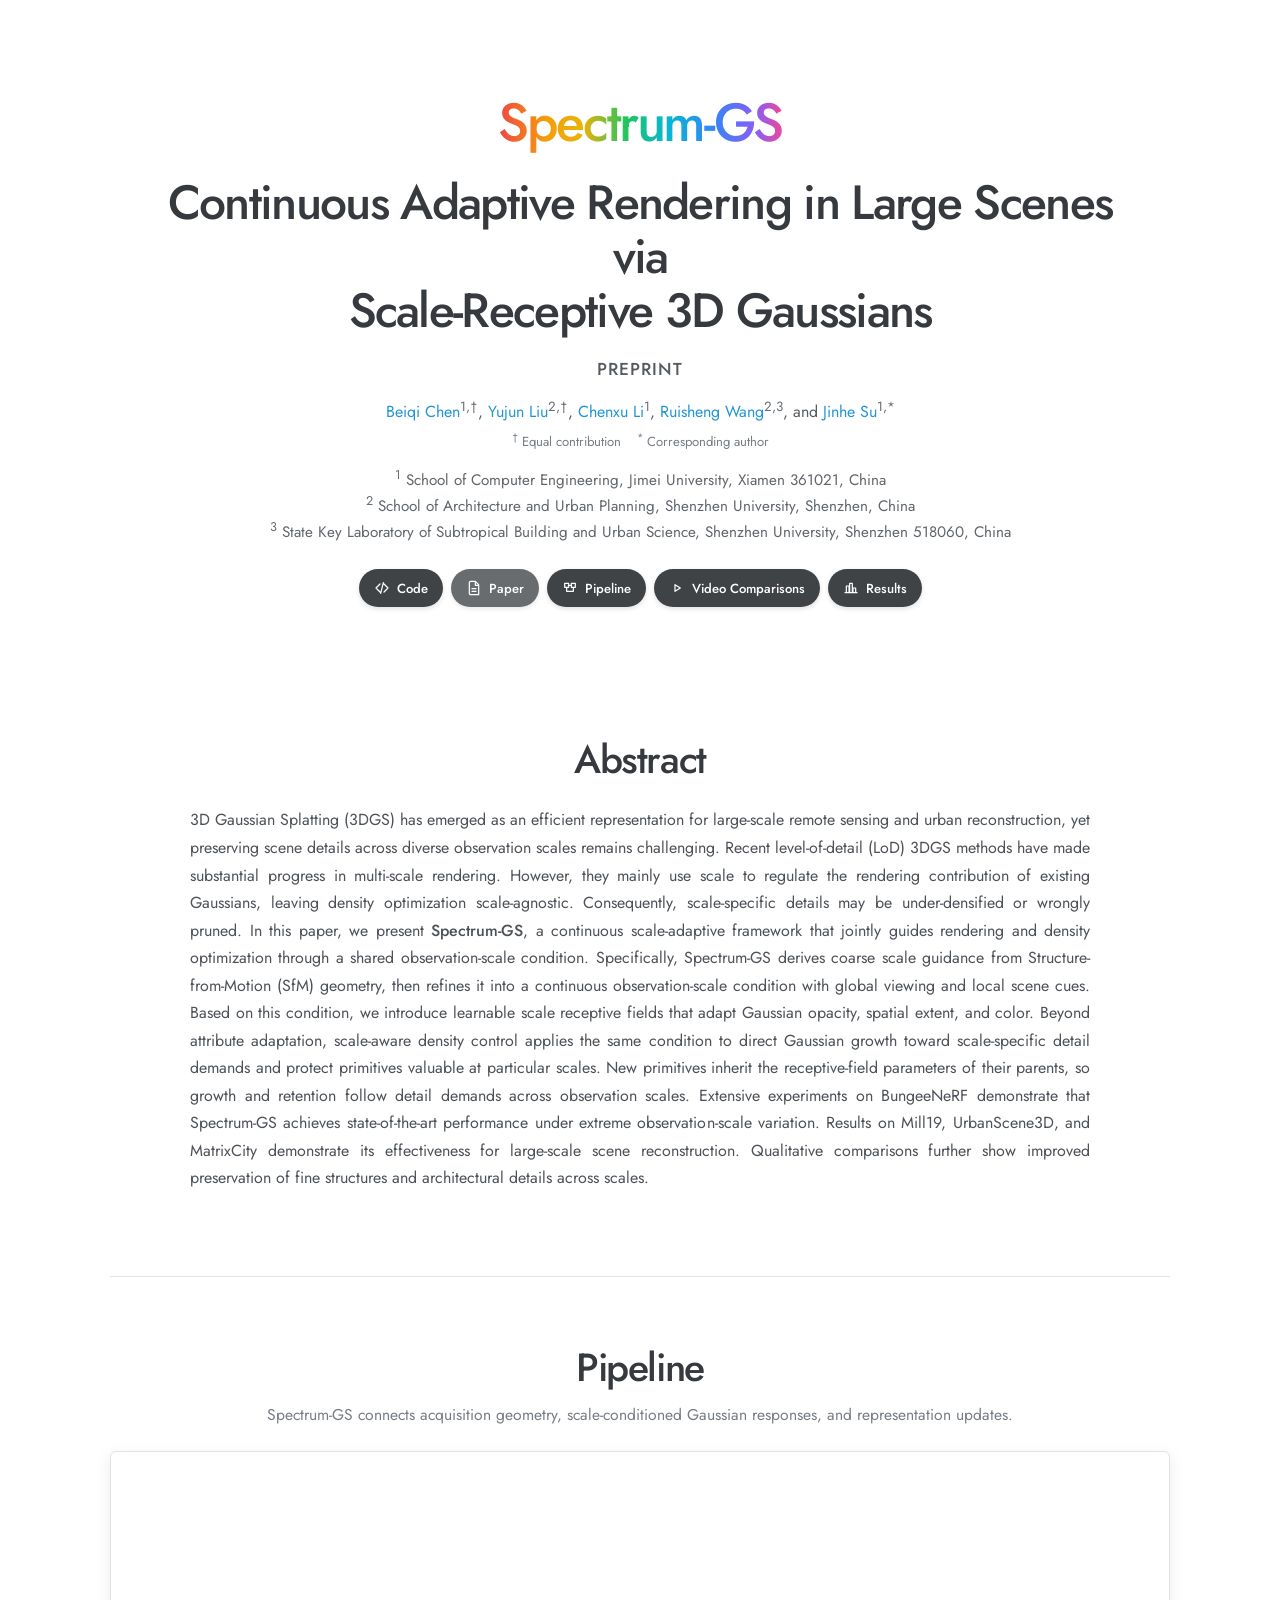
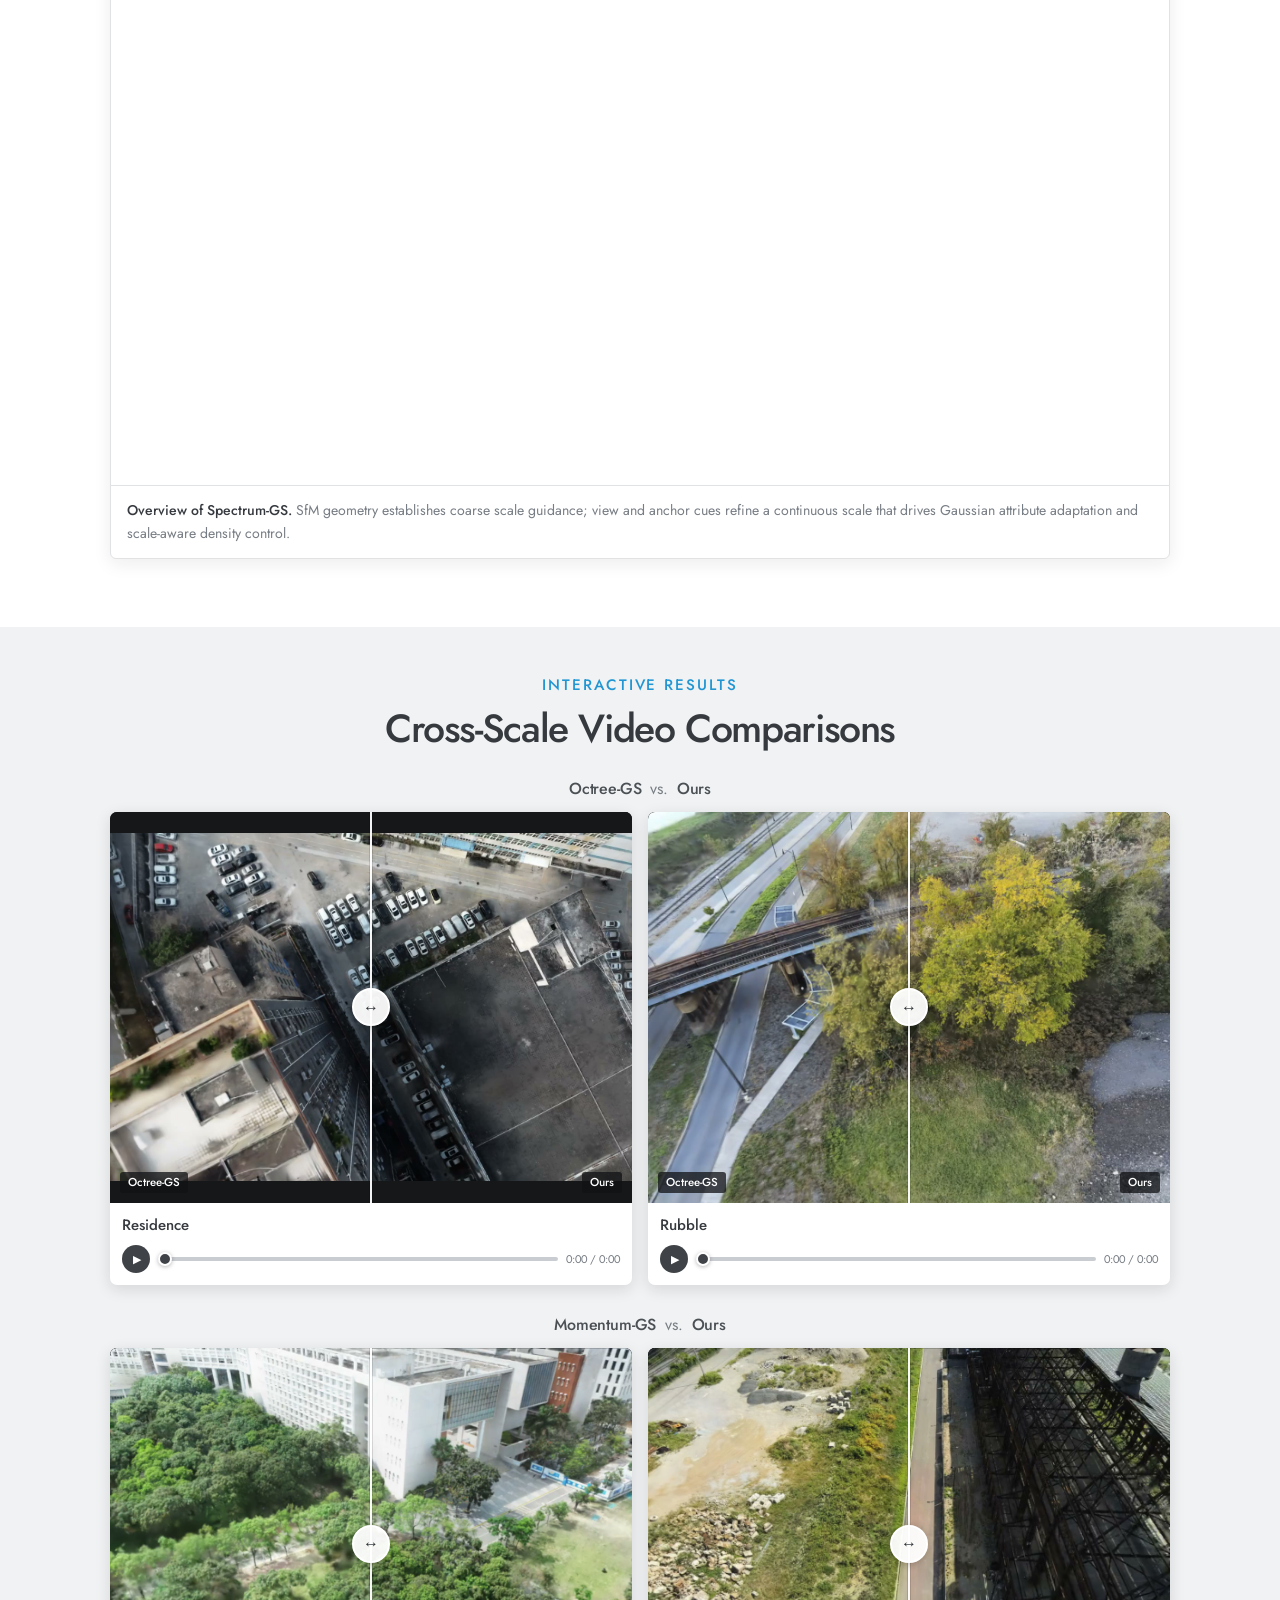
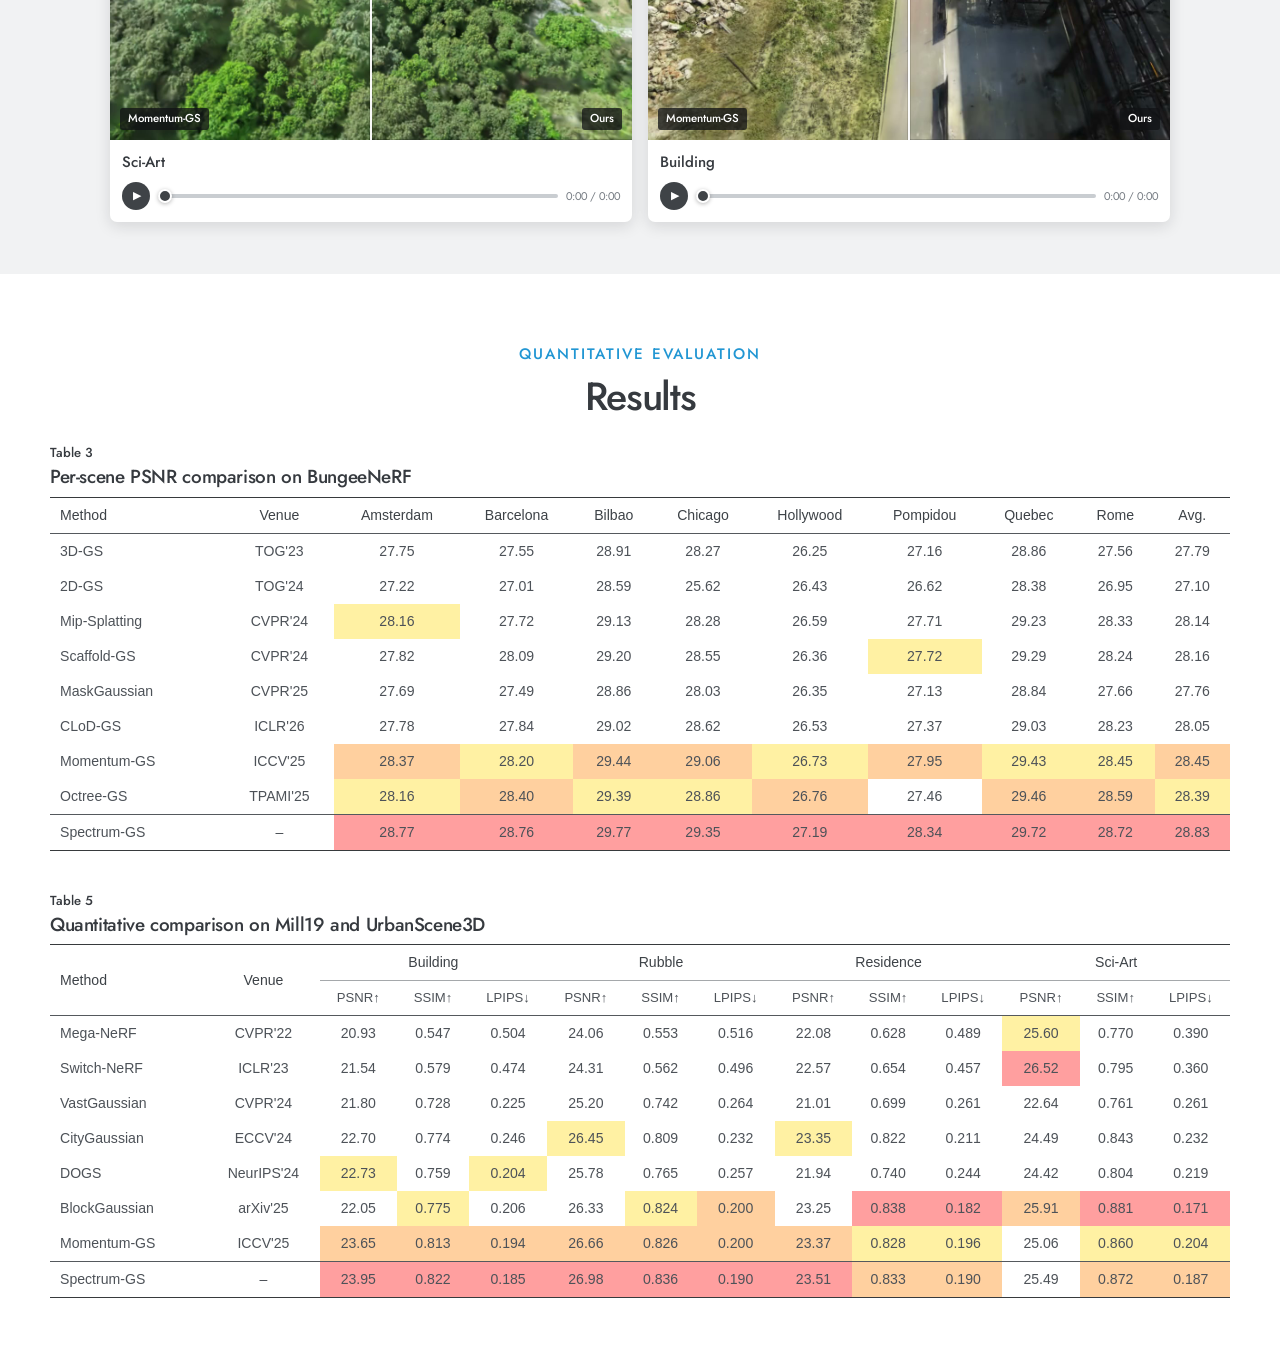
<file: index.html>
<!doctype html><html><head><meta charset="utf-8"><meta http-equiv="refresh" content="0; url=./spectrum-gs/"><title>Spectrum-GS</title></head><body><a href="./spectrum-gs/">Open Spectrum-GS</a></body></html>
</file>
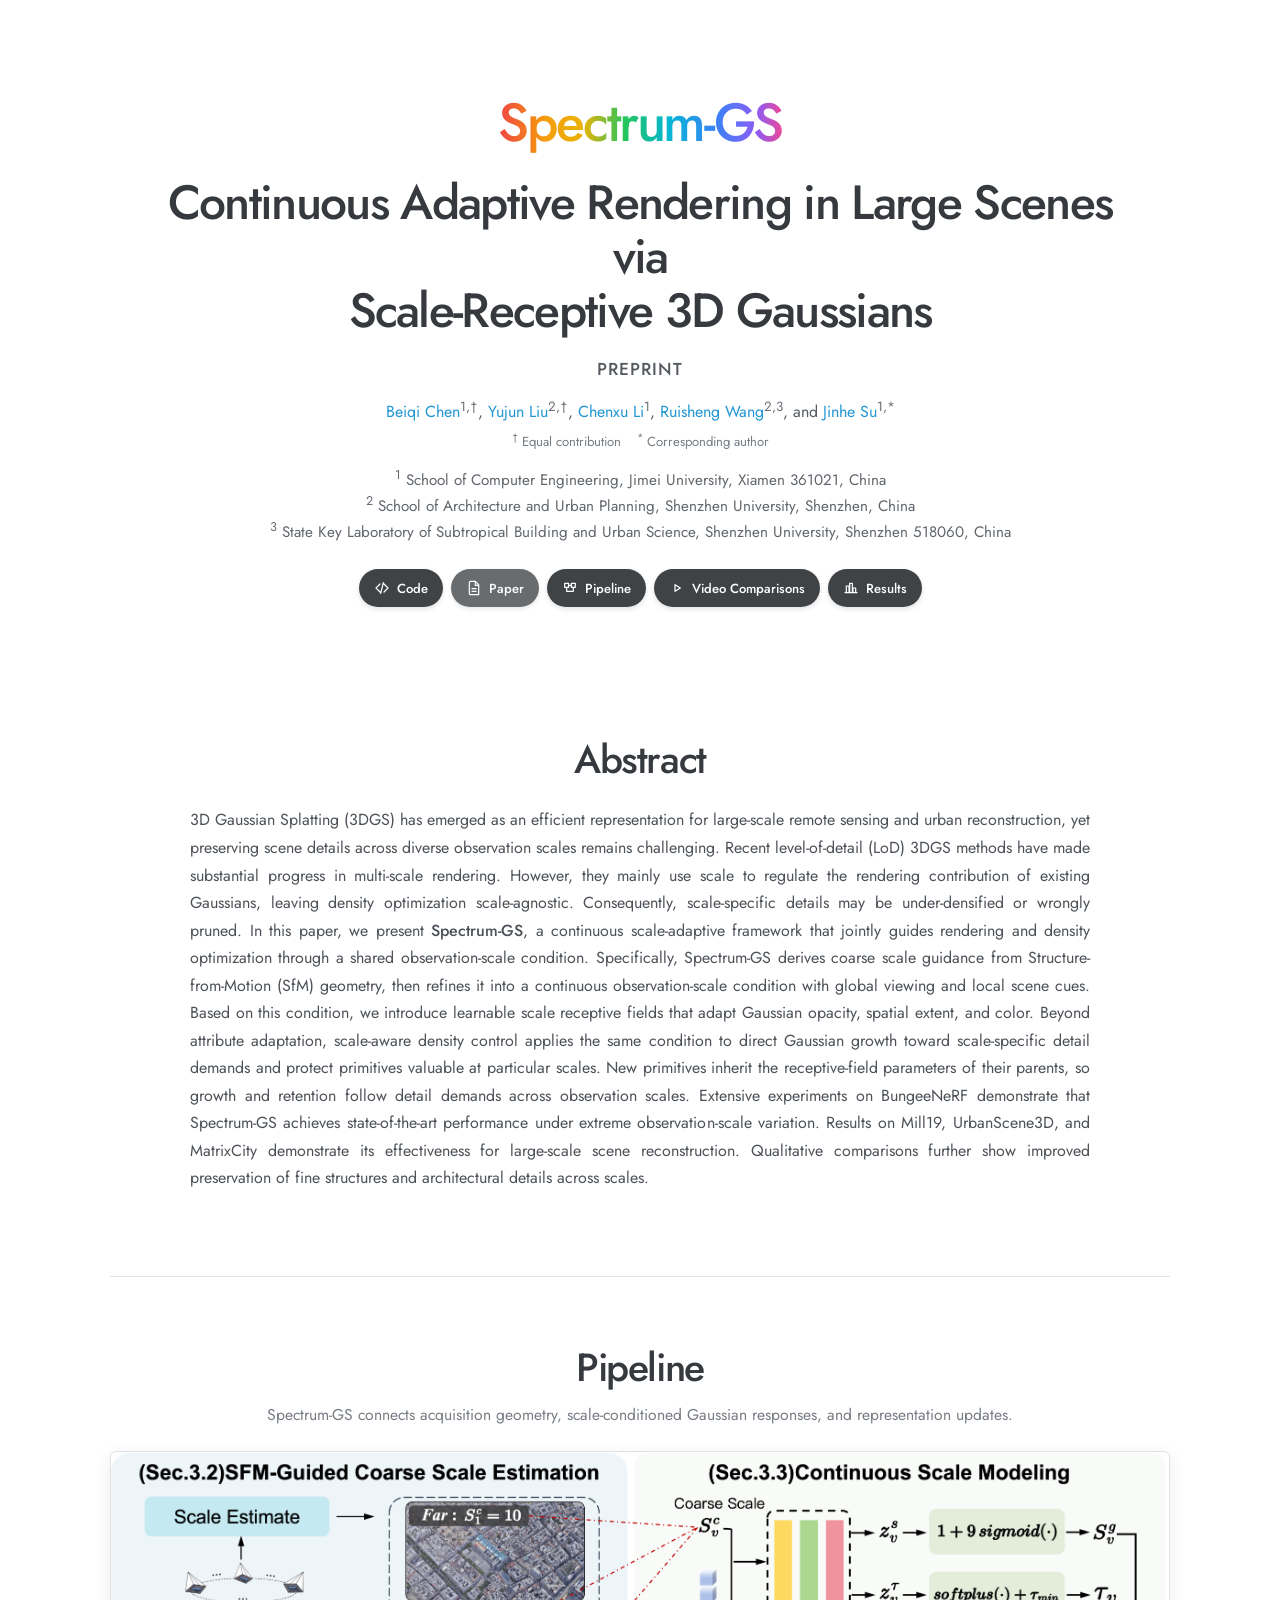
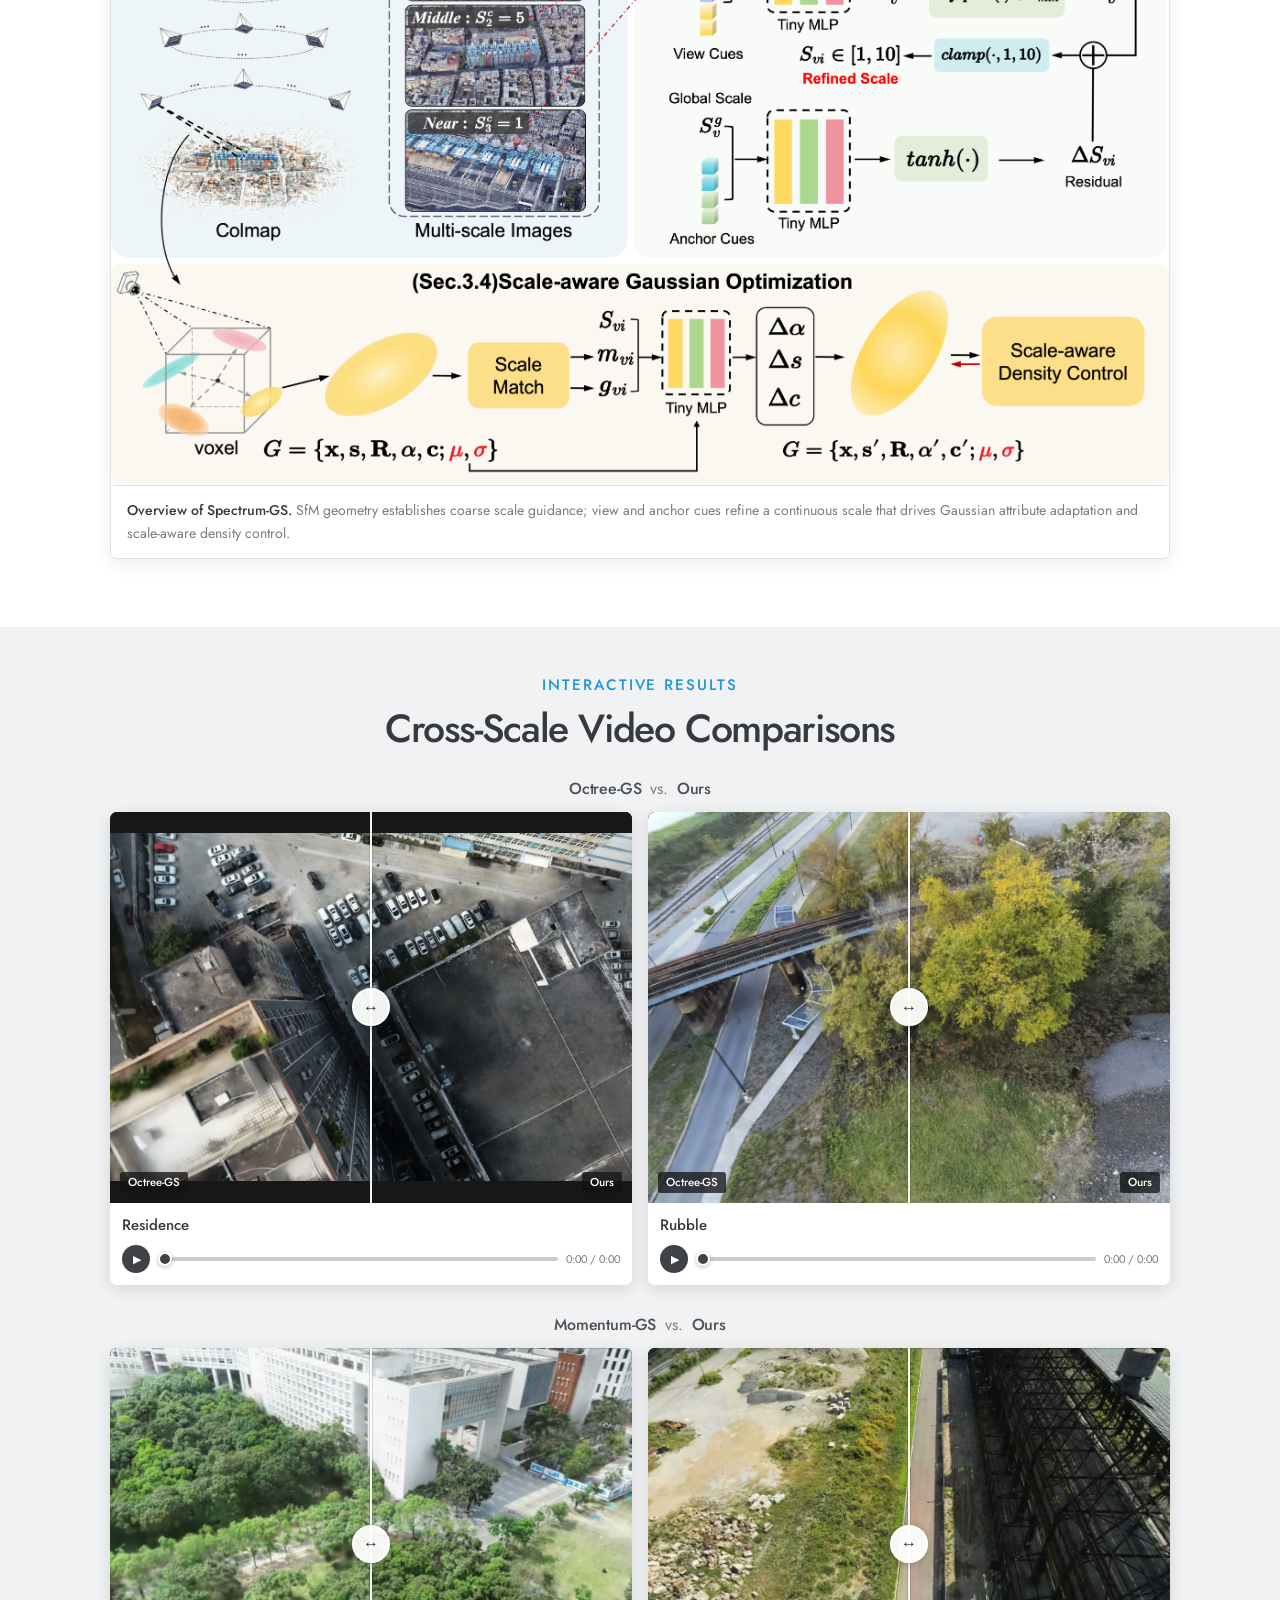
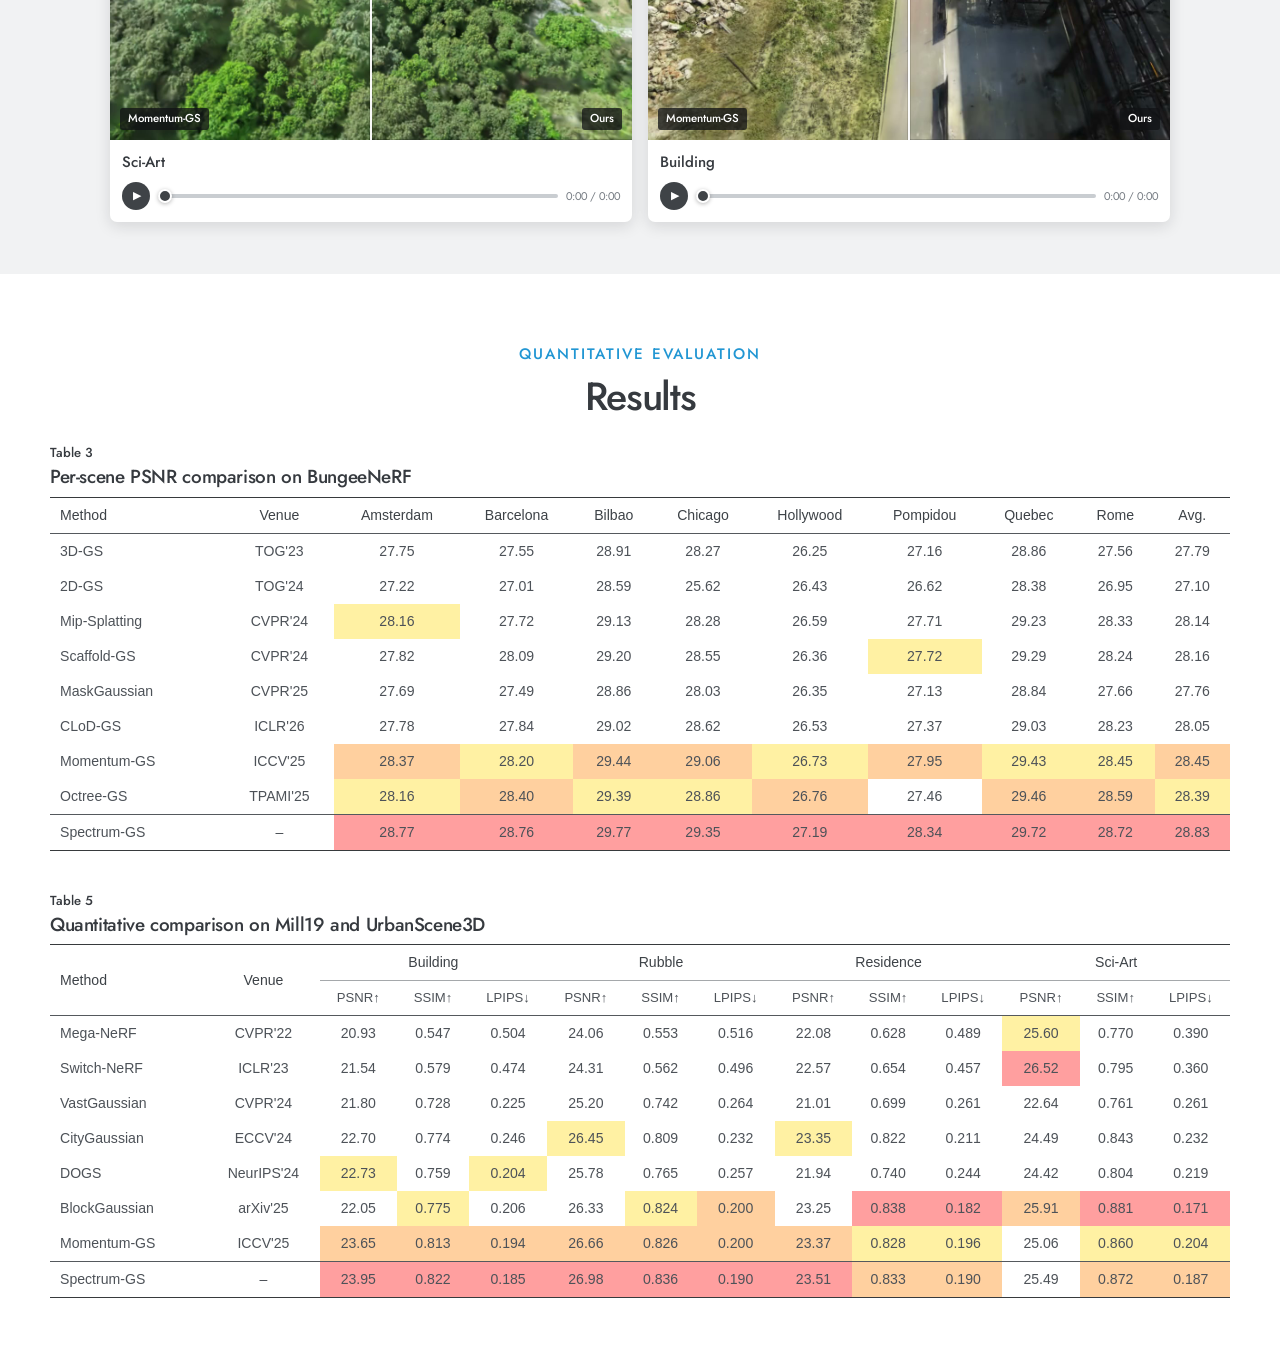
<file: spectrum-gs/index.html>
<!doctype html>
<html lang="en">
  <head>
    <meta charset="UTF-8" />
    <meta name="viewport" content="width=device-width, initial-scale=1" />
    <meta
      name="description"
      content="Spectrum-GS: Continuous Adaptive Rendering in Large Scenes via Scale-Receptive 3D Gaussians."
    />
    <meta name="theme-color" content="#ffffff" />
    <title>Spectrum-GS</title>
    <link rel="preload" href="assets/fonts/Jost-Variable.ttf" as="font" type="font/ttf" crossorigin />
    <link rel="stylesheet" href="styles.css?v=performance-20260915" />
  </head>
  <body>
    <main>
      <header class="paper-header">
        <p class="paper-kicker">Spectrum-GS</p>
        <h1>Continuous Adaptive Rendering in Large Scenes via<br class="desktop-break" /> Scale-Receptive 3D Gaussians</h1>
        <p class="venue">Preprint</p>

        <p class="author-line">
          <a href="mailto:beiqichen@jmu.edu.cn">Beiqi Chen</a><sup>1,†</sup>,
          <a href="mailto:yujunliu2024@mails.szu.edu.cn">Yujun Liu</a><sup>2,†</sup>,
          <a href="mailto:by_chenxu_li@jmu.edu.cn">Chenxu Li</a><sup>1</sup>,
          <a href="mailto:ruiswang@szu.edu.cn">Ruisheng Wang</a><sup>2,3</sup>,
          and <a href="mailto:sujh@jmu.edu.cn">Jinhe Su</a><sup>1,*</sup>
        </p>

        <p class="equal-note">
          <sup>†</sup> Equal contribution &nbsp;&nbsp;
          <sup>*</sup> Corresponding author
        </p>
        <p class="affiliation"><sup>1</sup> School of Computer Engineering, Jimei University, Xiamen 361021, China</p>
        <p class="affiliation"><sup>2</sup> School of Architecture and Urban Planning, Shenzhen University, Shenzhen, China</p>
        <p class="affiliation"><sup>3</sup> State Key Laboratory of Subtropical Building and Urban Science, Shenzhen University, Shenzhen 518060, China</p>

        <div class="paper-actions" aria-label="Project links">
          <a class="pill" href="https://github.com/DoctorHpdv/Spectrum-GS" target="_blank" rel="noreferrer">
            <svg viewBox="0 0 24 24" aria-hidden="true"><path d="m9 18-6-6 6-6M15 6l6 6-6 6M14 4l-4 16" /></svg>
            Code
          </a>
          <span class="pill pill-disabled" aria-disabled="true" title="Paper coming soon">
            <svg viewBox="0 0 24 24" aria-hidden="true"><path d="M7 2h7l5 5v15H7a2 2 0 0 1-2-2V4a2 2 0 0 1 2-2Zm7 1.8V8h4.2M9 13h6M9 17h6" /></svg>
            Paper
          </span>
          <a class="pill" href="#pipeline">
            <svg viewBox="0 0 24 24" aria-hidden="true"><path d="M4 5h6v6H4V5Zm10 0h6v6h-6V5ZM9.5 8h5M7 11v6h10v-6" /></svg>
            Pipeline
          </a>
          <a class="pill" href="#videos">
            <svg viewBox="0 0 24 24" aria-hidden="true"><path d="m9 7 8 5-8 5V7Z" /></svg>
            Video Comparisons
          </a>
          <a class="pill" href="#results">
            <svg viewBox="0 0 24 24" aria-hidden="true"><path d="M5 19V9h4v10M10 19V5h4v14M15 19v-7h4v7M3 19h18" /></svg>
            Results
          </a>
        </div>
      </header>

      <section class="paper-section content-shell" id="abstract" aria-labelledby="abstract-title">
        <div class="section-heading">
          <h2 id="abstract-title">Abstract</h2>
        </div>
        <div class="abstract-copy">
          <p>
            3D Gaussian Splatting (3DGS) has emerged as an efficient representation for large-scale remote sensing and urban
            reconstruction, yet preserving scene details across diverse observation scales remains challenging. Recent
            level-of-detail (LoD) 3DGS methods have made substantial progress in multi-scale rendering. However, they mainly
            use scale to regulate the rendering contribution of existing Gaussians, leaving density optimization
            scale-agnostic. Consequently, scale-specific details may be under-densified or wrongly pruned. In this paper, we
            present <strong>Spectrum-GS</strong>, a continuous scale-adaptive framework that jointly guides rendering and
            density optimization through a shared observation-scale condition. Specifically, Spectrum-GS derives coarse
            scale guidance from Structure-from-Motion (SfM) geometry, then refines it into a continuous observation-scale
            condition with global viewing and local scene cues. Based on this condition, we introduce learnable scale
            receptive fields that adapt Gaussian opacity, spatial extent, and color. Beyond attribute adaptation,
            scale-aware density control applies the same condition to direct Gaussian growth toward scale-specific detail
            demands and protect primitives valuable at particular scales. New primitives inherit the receptive-field
            parameters of their parents, so growth and retention follow detail demands across observation scales. Extensive
            experiments on BungeeNeRF demonstrate that Spectrum-GS achieves state-of-the-art performance under extreme
            observation-scale variation. Results on Mill19, UrbanScene3D, and MatrixCity demonstrate its effectiveness for
            large-scale scene reconstruction. Qualitative comparisons further show improved preservation of fine structures
            and architectural details across scales.
          </p>
        </div>
      </section>

      <section class="paper-section content-shell" id="pipeline" aria-labelledby="pipeline-title">
        <div class="section-heading">
          <h2 id="pipeline-title">Pipeline</h2>
          <p>Spectrum-GS connects acquisition geometry, scale-conditioned Gaussian responses, and representation updates.</p>
        </div>
        <figure class="pipeline-figure">
          <a href="assets/pipeline.png?v=pipeline-pdf" target="_blank" rel="noreferrer" aria-label="Open the pipeline at full resolution">
            <img
              src="assets/pipeline.png?v=pipeline-pdf"
              width="2014"
              height="1212"
              loading="lazy"
              decoding="async"
              alt="Spectrum-GS pipeline: SfM-guided coarse scale estimation, continuous scale modeling, and scale-aware Gaussian optimization"
            />
          </a>
          <figcaption>
            <strong>Overview of Spectrum-GS.</strong> SfM geometry establishes coarse scale guidance; view and anchor cues
            refine a continuous scale that drives Gaussian attribute adaptation and scale-aware density control.
          </figcaption>
        </figure>
      </section>

      <section class="video-band" id="videos" aria-labelledby="videos-title">
        <div class="content-shell">
          <div class="section-heading centered-heading">
            <p class="section-kicker">Interactive Results</p>
            <h2 id="videos-title">Cross-Scale Video Comparisons</h2>
          </div>

          <div class="video-comparison-group" aria-labelledby="octree-comparisons-title">
            <h3 class="video-comparison-group-title" id="octree-comparisons-title">Octree-GS <span>vs.</span> Ours</h3>
            <div class="video-comparison-grid">
              <figure class="video-comparison-card" data-video-comparison style="--position: 50%">
                <div class="video-comparison-view residence-view">
                  <video class="compare-video compare-video-base" muted loop playsinline preload="none" poster="assets/videos/compare/residence-octree-poster.jpg?v=20260913-corrected">
                    <source data-src="assets/videos/compare/residence-octree.mp4?v=20260913-corrected" type="video/mp4" />
                  </video>
                  <div class="compare-video-overlay">
                    <video class="compare-video compare-video-top" muted loop playsinline preload="none" poster="assets/videos/compare/residence-spectrum-poster.jpg?v=20260913">
                      <source data-src="assets/videos/compare/residence-spectrum.mp4?v=20260913" type="video/mp4" />
                    </video>
                  </div>
                  <span class="method-label method-label-left">Octree-GS</span>
                  <span class="method-label method-label-right">Ours</span>
                  <div class="comparison-divider" aria-hidden="true"><span>↔</span></div>
                  <input class="comparison-slider" type="range" min="0" max="100" value="50" aria-label="Adjust Residence video comparison split" />
                </div>
                <figcaption>
                  <strong>Residence</strong>
                  <div class="video-playback-controls">
                    <button class="video-toggle" type="button" aria-label="Play Residence comparison"><span aria-hidden="true">▶</span></button>
                    <input class="video-seek" type="range" min="0" max="6.033" step="0.01" value="0" aria-label="Seek Residence comparison" />
                    <span class="video-time">0:00 / 0:06</span>
                  </div>
                </figcaption>
              </figure>

              <figure class="video-comparison-card" data-video-comparison style="--position: 50%">
                <div class="video-comparison-view">
                  <video class="compare-video compare-video-base" muted loop playsinline preload="none" poster="assets/videos/compare/rubble-octree-poster.jpg?v=20260913-corrected">
                    <source data-src="assets/videos/compare/rubble-octree.mp4?v=20260913-corrected" type="video/mp4" />
                  </video>
                  <div class="compare-video-overlay">
                    <video class="compare-video compare-video-top" muted loop playsinline preload="none" poster="assets/videos/compare/rubble-spectrum-poster.jpg?v=20260913">
                      <source data-src="assets/videos/compare/rubble-spectrum.mp4?v=20260913" type="video/mp4" />
                    </video>
                  </div>
                  <span class="method-label method-label-left">Octree-GS</span>
                  <span class="method-label method-label-right">Ours</span>
                  <div class="comparison-divider" aria-hidden="true"><span>↔</span></div>
                  <input class="comparison-slider" type="range" min="0" max="100" value="50" aria-label="Adjust Rubble video comparison split" />
                </div>
                <figcaption>
                  <strong>Rubble</strong>
                  <div class="video-playback-controls">
                    <button class="video-toggle" type="button" aria-label="Play Rubble comparison"><span aria-hidden="true">▶</span></button>
                    <input class="video-seek" type="range" min="0" max="6.033" step="0.01" value="0" aria-label="Seek Rubble comparison" />
                    <span class="video-time">0:00 / 0:06</span>
                  </div>
                </figcaption>
              </figure>
            </div>
          </div>

          <div class="video-comparison-group" aria-labelledby="momentum-comparisons-title">
            <h3 class="video-comparison-group-title" id="momentum-comparisons-title">Momentum-GS <span>vs.</span> Ours</h3>
            <div class="video-comparison-grid">
              <figure class="video-comparison-card" data-video-comparison style="--position: 50%">
                <div class="video-comparison-view">
                  <video class="compare-video compare-video-base" muted loop playsinline preload="none" poster="assets/videos/compare/sci-art-momentum-poster.jpg?v=20260913">
                    <source data-src="assets/videos/compare/sci-art-momentum.mp4?v=20260913" type="video/mp4" />
                  </video>
                  <div class="compare-video-overlay">
                    <video class="compare-video compare-video-top" muted loop playsinline preload="none" poster="assets/videos/compare/sci-art-spectrum-poster.jpg?v=20260913">
                      <source data-src="assets/videos/compare/sci-art-spectrum.mp4?v=20260913" type="video/mp4" />
                    </video>
                  </div>
                  <span class="method-label method-label-left">Momentum-GS</span>
                  <span class="method-label method-label-right">Ours</span>
                  <div class="comparison-divider" aria-hidden="true"><span>↔</span></div>
                  <input class="comparison-slider" type="range" min="0" max="100" value="50" aria-label="Adjust Sci-Art video comparison split" />
                </div>
                <figcaption>
                  <strong>Sci-Art</strong>
                  <div class="video-playback-controls">
                    <button class="video-toggle" type="button" aria-label="Play Sci-Art comparison"><span aria-hidden="true">▶</span></button>
                    <input class="video-seek" type="range" min="0" max="6.033" step="0.01" value="0" aria-label="Seek Sci-Art comparison" />
                    <span class="video-time">0:00 / 0:06</span>
                  </div>
                </figcaption>
              </figure>

              <figure class="video-comparison-card" data-video-comparison style="--position: 50%">
                <div class="video-comparison-view">
                  <video class="compare-video compare-video-base" muted loop playsinline preload="none" poster="assets/videos/compare/building-momentum-poster.jpg?v=20260913">
                    <source data-src="assets/videos/compare/building-momentum.mp4?v=20260913" type="video/mp4" />
                  </video>
                  <div class="compare-video-overlay">
                    <video class="compare-video compare-video-top" muted loop playsinline preload="none" poster="assets/videos/compare/building-spectrum-poster.jpg?v=20260913">
                      <source data-src="assets/videos/compare/building-spectrum.mp4?v=20260913" type="video/mp4" />
                    </video>
                  </div>
                  <span class="method-label method-label-left">Momentum-GS</span>
                  <span class="method-label method-label-right">Ours</span>
                  <div class="comparison-divider" aria-hidden="true"><span>↔</span></div>
                  <input class="comparison-slider" type="range" min="0" max="100" value="50" aria-label="Adjust Building video comparison split" />
                </div>
                <figcaption>
                  <strong>Building</strong>
                  <div class="video-playback-controls">
                    <button class="video-toggle" type="button" aria-label="Play Building comparison"><span aria-hidden="true">▶</span></button>
                    <input class="video-seek" type="range" min="0" max="6.033" step="0.01" value="0" aria-label="Seek Building comparison" />
                    <span class="video-time">0:00 / 0:06</span>
                  </div>
                </figcaption>
              </figure>
            </div>
          </div>
        </div>
      </section>

      <section class="paper-section results-section content-shell" id="results" aria-labelledby="results-title">
        <div class="section-heading">
          <p class="section-kicker">Quantitative Evaluation</p>
          <h2 id="results-title">Results</h2>
        </div>

        <article class="result-block" aria-labelledby="table-3-title">
          <div class="result-title-row">
            <div>
              <p class="table-number">Table 3</p>
              <h3 id="table-3-title">Per-scene PSNR comparison on BungeeNeRF</h3>
            </div>
          </div>
          <div class="table-scroll" role="region" aria-label="Table 3: Per-scene PSNR on BungeeNeRF" tabindex="0">
            <table class="result-table bungee-table">
              <thead>
                <tr>
                  <th class="method-column" scope="col">Method</th>
                  <th scope="col">Venue</th>
                  <th scope="col">Amsterdam</th>
                  <th scope="col">Barcelona</th>
                  <th scope="col">Bilbao</th>
                  <th scope="col">Chicago</th>
                  <th scope="col">Hollywood</th>
                  <th scope="col">Pompidou</th>
                  <th scope="col">Quebec</th>
                  <th scope="col">Rome</th>
                  <th scope="col">Avg.</th>
                </tr>
              </thead>
              <tbody>
                <tr><th class="method-column" scope="row">3D-GS</th><td>TOG'23</td><td>27.75</td><td>27.55</td><td>28.91</td><td>28.27</td><td>26.25</td><td>27.16</td><td>28.86</td><td>27.56</td><td>27.79</td></tr>
                <tr><th class="method-column" scope="row">2D-GS</th><td>TOG'24</td><td>27.22</td><td>27.01</td><td>28.59</td><td>25.62</td><td>26.43</td><td>26.62</td><td>28.38</td><td>26.95</td><td>27.10</td></tr>
                <tr><th class="method-column" scope="row">Mip-Splatting</th><td>CVPR'24</td><td class="rank-third">28.16</td><td>27.72</td><td>29.13</td><td>28.28</td><td>26.59</td><td>27.71</td><td>29.23</td><td>28.33</td><td>28.14</td></tr>
                <tr><th class="method-column" scope="row">Scaffold-GS</th><td>CVPR'24</td><td>27.82</td><td>28.09</td><td>29.20</td><td>28.55</td><td>26.36</td><td class="rank-third">27.72</td><td>29.29</td><td>28.24</td><td>28.16</td></tr>
                <tr><th class="method-column" scope="row">MaskGaussian</th><td>CVPR'25</td><td>27.69</td><td>27.49</td><td>28.86</td><td>28.03</td><td>26.35</td><td>27.13</td><td>28.84</td><td>27.66</td><td>27.76</td></tr>
                <tr><th class="method-column" scope="row">CLoD-GS</th><td>ICLR'26</td><td>27.78</td><td>27.84</td><td>29.02</td><td>28.62</td><td>26.53</td><td>27.37</td><td>29.03</td><td>28.23</td><td>28.05</td></tr>
                <tr><th class="method-column" scope="row">Momentum-GS</th><td>ICCV'25</td><td class="rank-second">28.37</td><td class="rank-third">28.20</td><td class="rank-second">29.44</td><td class="rank-second">29.06</td><td class="rank-third">26.73</td><td class="rank-second">27.95</td><td class="rank-third">29.43</td><td class="rank-third">28.45</td><td class="rank-second">28.45</td></tr>
                <tr><th class="method-column" scope="row">Octree-GS</th><td>TPAMI'25</td><td class="rank-third">28.16</td><td class="rank-second">28.40</td><td class="rank-third">29.39</td><td class="rank-third">28.86</td><td class="rank-second">26.76</td><td>27.46</td><td class="rank-second">29.46</td><td class="rank-second">28.59</td><td class="rank-third">28.39</td></tr>
                <tr class="spectrum-row"><th class="method-column" scope="row">Spectrum-GS</th><td>–</td><td class="rank-best">28.77</td><td class="rank-best">28.76</td><td class="rank-best">29.77</td><td class="rank-best">29.35</td><td class="rank-best">27.19</td><td class="rank-best">28.34</td><td class="rank-best">29.72</td><td class="rank-best">28.72</td><td class="rank-best">28.83</td></tr>
              </tbody>
            </table>
          </div>
        </article>

        <article class="result-block" aria-labelledby="table-5-title">
          <div class="result-title-row">
            <div>
              <p class="table-number">Table 5</p>
              <h3 id="table-5-title">Quantitative comparison on Mill19 and UrbanScene3D</h3>
            </div>
          </div>
          <div class="table-scroll" role="region" aria-label="Table 5: Quantitative comparison on Mill19 and UrbanScene3D" tabindex="0">
            <table class="result-table dataset-table">
              <thead>
                <tr>
                  <th class="method-column" rowspan="2" scope="col">Method</th>
                  <th rowspan="2" scope="col">Venue</th>
                  <th colspan="3" scope="colgroup">Building</th>
                  <th colspan="3" scope="colgroup">Rubble</th>
                  <th colspan="3" scope="colgroup">Residence</th>
                  <th colspan="3" scope="colgroup">Sci-Art</th>
                </tr>
                <tr class="metric-headings">
                  <th scope="col">PSNR↑</th><th scope="col">SSIM↑</th><th scope="col">LPIPS↓</th>
                  <th scope="col">PSNR↑</th><th scope="col">SSIM↑</th><th scope="col">LPIPS↓</th>
                  <th scope="col">PSNR↑</th><th scope="col">SSIM↑</th><th scope="col">LPIPS↓</th>
                  <th scope="col">PSNR↑</th><th scope="col">SSIM↑</th><th scope="col">LPIPS↓</th>
                </tr>
              </thead>
              <tbody>
                <tr><th class="method-column" scope="row">Mega-NeRF</th><td>CVPR'22</td><td>20.93</td><td>0.547</td><td>0.504</td><td>24.06</td><td>0.553</td><td>0.516</td><td>22.08</td><td>0.628</td><td>0.489</td><td class="rank-third">25.60</td><td>0.770</td><td>0.390</td></tr>
                <tr><th class="method-column" scope="row">Switch-NeRF</th><td>ICLR'23</td><td>21.54</td><td>0.579</td><td>0.474</td><td>24.31</td><td>0.562</td><td>0.496</td><td>22.57</td><td>0.654</td><td>0.457</td><td class="rank-best">26.52</td><td>0.795</td><td>0.360</td></tr>
                <tr><th class="method-column" scope="row">VastGaussian</th><td>CVPR'24</td><td>21.80</td><td>0.728</td><td>0.225</td><td>25.20</td><td>0.742</td><td>0.264</td><td>21.01</td><td>0.699</td><td>0.261</td><td>22.64</td><td>0.761</td><td>0.261</td></tr>
                <tr><th class="method-column" scope="row">CityGaussian</th><td>ECCV'24</td><td>22.70</td><td>0.774</td><td>0.246</td><td class="rank-third">26.45</td><td>0.809</td><td>0.232</td><td class="rank-third">23.35</td><td>0.822</td><td>0.211</td><td>24.49</td><td>0.843</td><td>0.232</td></tr>
                <tr><th class="method-column" scope="row">DOGS</th><td>NeurIPS'24</td><td class="rank-third">22.73</td><td>0.759</td><td class="rank-third">0.204</td><td>25.78</td><td>0.765</td><td>0.257</td><td>21.94</td><td>0.740</td><td>0.244</td><td>24.42</td><td>0.804</td><td>0.219</td></tr>
                <tr><th class="method-column" scope="row">BlockGaussian</th><td>arXiv'25</td><td>22.05</td><td class="rank-third">0.775</td><td>0.206</td><td>26.33</td><td class="rank-third">0.824</td><td class="rank-second">0.200</td><td>23.25</td><td class="rank-best">0.838</td><td class="rank-best">0.182</td><td class="rank-second">25.91</td><td class="rank-best">0.881</td><td class="rank-best">0.171</td></tr>
                <tr><th class="method-column" scope="row">Momentum-GS</th><td>ICCV'25</td><td class="rank-second">23.65</td><td class="rank-second">0.813</td><td class="rank-second">0.194</td><td class="rank-second">26.66</td><td class="rank-second">0.826</td><td class="rank-second">0.200</td><td class="rank-second">23.37</td><td class="rank-third">0.828</td><td class="rank-third">0.196</td><td>25.06</td><td class="rank-third">0.860</td><td class="rank-third">0.204</td></tr>
                <tr class="spectrum-row"><th class="method-column" scope="row">Spectrum-GS</th><td>–</td><td class="rank-best">23.95</td><td class="rank-best">0.822</td><td class="rank-best">0.185</td><td class="rank-best">26.98</td><td class="rank-best">0.836</td><td class="rank-best">0.190</td><td class="rank-best">23.51</td><td class="rank-second">0.833</td><td class="rank-second">0.190</td><td>25.49</td><td class="rank-second">0.872</td><td class="rank-second">0.187</td></tr>
              </tbody>
            </table>
          </div>
        </article>
      </section>

    </main>

    <script src="script.js?v=performance-20260915"></script>
  </body>
</html>
</file>
<file: spectrum-gs/styles.css>
@font-face {
  font-family: "Jost";
  src: url("assets/fonts/Jost-Variable.ttf") format("truetype");
  font-style: normal;
  font-weight: 300 900;
  font-display: swap;
}

:root {
  --ink: #363a3f;
  --text: #4d5258;
  --muted: #777d84;
  --blue: #2196d3;
  --paper: #ffffff;
  --band: #f1f2f3;
  --line: #e0e2e4;
  --shell: 1060px;
  font-family: "Jost", sans-serif;
  color: var(--ink);
  background: var(--paper);
  font-synthesis: none;
  scroll-behavior: smooth;
}

* { box-sizing: border-box; }
strong { font-weight: 500; }

body { margin: 0; min-width: 320px; background: var(--paper); }
a { color: inherit; }

.content-shell {
  width: min(calc(100% - 40px), var(--shell));
  margin-inline: auto;
}

.paper-header {
  width: min(calc(100% - 40px), 1040px);
  margin: 0 auto;
  padding: clamp(58px, 7vw, 84px) 0 clamp(44px, 5.5vw, 62px);
  text-align: center;
}

.paper-kicker {
  display: inline-block;
  margin: 0 0 15px;
  color: transparent;
  background: linear-gradient(90deg, #ef4444 0%, #f59e0b 17%, #eab308 30%, #22c55e 45%, #06b6d4 60%, #3b82f6 77%, #8b5cf6 91%, #ec4899 100%);
  background-clip: text;
  -webkit-background-clip: text;
  -webkit-text-fill-color: transparent;
  font-size: clamp(2rem, 5vw, 3.35rem);
  font-weight: 500;
  letter-spacing: -0.045em;
}

h1 {
  max-width: 980px;
  margin: 0 auto;
  font-size: clamp(1.7rem, 4.2vw, 3rem);
  line-height: 1.13;
  letter-spacing: -0.035em;
  font-weight: 500;
}

.venue {
  margin: 18px 0 14px;
  color: #555a60;
  font-size: 1.08rem;
  font-weight: 500;
  letter-spacing: 0.06em;
  text-transform: uppercase;
}

.author-line {
  margin: 0;
  color: #555b62;
  font-size: 1rem;
  line-height: 1.8;
}

.author-line a { color: var(--blue); font-weight: 400; text-decoration: none; }
.author-line a:hover { text-decoration: underline; }
.author-line sup, .affiliation sup { color: #696f76; }

.equal-note { margin: 2px 0 14px; color: var(--muted); font-size: 0.82rem; }
.affiliation { margin: 0; color: #60666c; font-size: 0.95rem; }

.paper-actions {
  display: flex;
  flex-wrap: wrap;
  justify-content: center;
  gap: 8px;
  margin-top: 26px;
}

.pill {
  display: inline-flex;
  align-items: center;
  gap: 7px;
  min-height: 38px;
  padding: 0 15px;
  border-radius: 999px;
  color: #fff;
  background: #404346;
  font-size: 0.82rem;
  font-weight: 500;
  text-decoration: none;
  box-shadow: 0 2px 5px rgba(0, 0, 0, 0.12);
  transition: background 150ms ease, transform 150ms ease;
}

.pill:hover { background: #1f2225; transform: translateY(-1px); }

.pill-disabled {
  cursor: default;
  opacity: 0.78;
}

.pill-disabled:hover { background: #404346; transform: none; }

.pill svg {
  width: 16px;
  height: 16px;
  fill: none;
  stroke: currentColor;
  stroke-width: 1.8;
  stroke-linecap: round;
  stroke-linejoin: round;
}

.video-band { padding: 46px 0 52px; background: var(--band); scroll-margin-top: 24px; }
.section-heading { margin-bottom: 24px; }

.centered-heading { max-width: 720px; margin: 0 auto 26px; text-align: center; }

.section-kicker {
  margin: 0 auto 8px !important;
  color: var(--blue) !important;
  font-size: 0.95rem !important;
  font-weight: 500;
  letter-spacing: 0.13em;
  text-align: center;
  text-transform: uppercase;
}

h2 {
  margin: 0;
  font-size: clamp(1.7rem, 3.5vw, 2.45rem);
  line-height: 1.15;
  letter-spacing: -0.035em;
  font-weight: 500;
}

.section-heading > p {
  max-width: 760px;
  margin: 12px auto 0;
  color: var(--muted);
  font-size: 0.98rem;
  line-height: 1.6;
}

.video-comparison-group + .video-comparison-group { margin-top: 28px; }

.video-comparison-group-title {
  margin: 0 0 12px;
  color: #4b5055;
  font-size: 1rem;
  font-weight: 500;
  letter-spacing: -0.01em;
  text-align: center;
}

.video-comparison-group-title span {
  margin-inline: 4px;
  color: var(--muted);
  font-weight: 400;
}

.video-comparison-grid {
  display: grid;
  grid-template-columns: repeat(2, minmax(0, 1fr));
  gap: 16px;
}

.video-comparison-card {
  margin: 0;
  overflow: hidden;
  border-radius: 7px;
  background: #fff;
  box-shadow: 0 4px 15px rgba(20, 24, 28, 0.13);
}

.video-comparison-view {
  --position: 50%;
  position: relative;
  overflow: hidden;
  aspect-ratio: 4 / 3;
  background: #151719;
  cursor: ew-resize;
  isolation: isolate;
  touch-action: none;
}

.video-comparison-view.is-dragging { cursor: col-resize; }

.compare-video,
.compare-video-overlay {
  position: absolute;
  inset: 0;
  width: 100%;
  height: 100%;
}

.compare-video {
  display: block;
  object-fit: contain;
  background: #151719;
  pointer-events: none;
}

.compare-video-overlay {
  z-index: 1;
  overflow: hidden;
  clip-path: inset(0 0 0 var(--position));
  pointer-events: none;
}

.video-comparison-card figcaption {
  display: flex;
  flex-direction: column;
  gap: 9px;
  padding: 11px 12px 12px;
}

.video-comparison-card strong { font-size: 0.94rem; font-weight: 500; }

.video-playback-controls {
  position: relative;
  z-index: 5;
  display: grid;
  grid-template-columns: 28px minmax(0, 1fr) auto;
  align-items: center;
  gap: 8px;
}

.video-toggle {
  display: grid;
  width: 28px;
  height: 28px;
  padding: 0;
  place-items: center;
  border: 0;
  border-radius: 50%;
  color: #fff;
  background: #3f4347;
  font: inherit;
  cursor: pointer;
  transition: background 150ms ease, transform 150ms ease;
}

.video-toggle:hover { background: #202326; transform: scale(1.04); }
.video-toggle:focus-visible { outline: 2px solid var(--blue); outline-offset: 2px; }
.video-toggle span { margin-left: 2px; font-size: 0.7rem; line-height: 1; }
.video-toggle.is-playing span { margin-left: 0; }

.video-seek {
  position: relative;
  z-index: 6;
  width: 100%;
  min-width: 0;
  height: 20px;
  margin: 0;
  appearance: none;
  -webkit-appearance: none;
  background: transparent;
  cursor: ew-resize;
  touch-action: none;
  pointer-events: auto;
}

.video-seek::-webkit-slider-runnable-track {
  height: 4px;
  border-radius: 999px;
  background: #c9cdd1;
}

.video-seek::-webkit-slider-thumb {
  width: 14px;
  height: 14px;
  margin-top: -5px;
  border: 2px solid #fff;
  border-radius: 50%;
  background: #3f4347;
  box-shadow: 0 1px 4px rgba(0, 0, 0, 0.28);
  -webkit-appearance: none;
}

.video-seek::-moz-range-track {
  height: 4px;
  border: 0;
  border-radius: 999px;
  background: #c9cdd1;
}

.video-seek::-moz-range-thumb {
  width: 12px;
  height: 12px;
  border: 2px solid #fff;
  border-radius: 50%;
  background: #3f4347;
  box-shadow: 0 1px 4px rgba(0, 0, 0, 0.28);
}

.video-seek:focus-visible { outline: 2px solid var(--blue); outline-offset: 2px; }

.video-time {
  color: var(--muted);
  font-size: 0.7rem;
  font-variant-numeric: tabular-nums;
  white-space: nowrap;
}

.paper-section { padding: clamp(48px, 6vw, 68px) 0; scroll-margin-top: 24px; }
.paper-section + .paper-section { border-top: 1px solid var(--line); }
.paper-section > .section-heading { text-align: center; }

.abstract-copy { max-width: 900px; margin: 0 auto; }

.abstract-copy p {
  margin: 0 0 16px;
  color: var(--text);
  font-size: 1rem;
  line-height: 1.72;
  text-align: justify;
}

.pipeline-figure {
  margin: 24px 0 0;
  overflow: hidden;
  border: 1px solid var(--line);
  border-radius: 6px;
  background: #fff;
  box-shadow: 0 5px 18px rgba(24, 28, 32, 0.08);
}

.pipeline-figure a, .pipeline-figure img { display: block; }
.pipeline-figure img { width: 100%; height: auto; }

.pipeline-figure figcaption {
  padding: 13px 16px 14px;
  color: var(--muted);
  font-size: 0.88rem;
  line-height: 1.6;
  border-top: 1px solid var(--line);
}

.pipeline-figure figcaption strong { color: var(--ink); }

.results-section {
  width: min(calc(100% - 40px), 1180px);
  max-width: none;
}

.result-block + .result-block { margin-top: 40px; }

.result-title-row {
  display: flex;
  align-items: end;
  justify-content: space-between;
  gap: 24px;
  margin-bottom: 8px;
}

.table-number {
  margin: 0 0 3px;
  color: var(--ink);
  font-size: 0.82rem;
  font-weight: 500;
  letter-spacing: 0;
}

.result-title-row h3 {
  margin: 0;
  font-size: clamp(1rem, 2vw, 1.18rem);
  line-height: 1.25;
  font-weight: 500;
  letter-spacing: -0.02em;
}

.table-scroll {
  overflow-x: auto;
  border-top: 1.5px solid #373a3d;
  border-bottom: 1.5px solid #373a3d;
  background: #fff;
  scrollbar-color: #b9bec3 transparent;
  scrollbar-width: thin;
}

.table-scroll:focus-visible {
  outline: 2px solid var(--blue);
  outline-offset: 3px;
}

.result-table {
  width: 100%;
  border-collapse: separate;
  border-spacing: 0;
  color: var(--text);
  font-family: -apple-system, BlinkMacSystemFont, "Segoe UI", Arial, sans-serif;
  font-size: 0.88rem;
  font-variant-numeric: tabular-nums;
  line-height: 1.35;
  white-space: nowrap;
}

.bungee-table { min-width: 960px; }
.dataset-table { min-width: 1120px; }

.result-table th,
.result-table td {
  padding: 8px 10px;
  text-align: center;
  border: 0;
}

.result-table thead th {
  color: #3d4247;
  background: #fff;
  font-weight: 500;
}

.bungee-table thead th,
.dataset-table thead tr:last-child th,
.dataset-table thead th[rowspan] { border-bottom: 1px solid #55595d; }
.dataset-table thead tr:first-child th[colspan] { border-bottom: 1px solid #a5a8ab; }
.result-table .metric-headings th { color: var(--text); font-size: 0.82rem; font-weight: 400; }

.result-table .method-column {
  position: sticky;
  left: 0;
  z-index: 1;
  min-width: 128px;
  text-align: left;
  background: #fff;
  font-weight: 500;
}

.result-table thead .method-column {
  z-index: 2;
  background: #fff;
}

.result-table .spectrum-row > * { border-top: 1px solid #55595d; }
.result-table .rank-best { background: #ff9f9f; font-weight: 500; }
.result-table .rank-second { background: #ffd09f; }
.result-table .rank-third { background: #fff1a3; }

.comparison-divider {
  position: absolute;
  z-index: 3;
  top: 0;
  bottom: 0;
  left: var(--position);
  width: 2px;
  background: rgba(255, 255, 255, 0.95);
  box-shadow: 0 0 0 1px rgba(0, 0, 0, 0.12);
  pointer-events: none;
  transform: translateX(-1px);
}

.comparison-divider span {
  position: absolute;
  top: 50%;
  left: 50%;
  display: grid;
  width: 38px;
  height: 38px;
  place-items: center;
  border: 2px solid white;
  border-radius: 50%;
  color: #2f3337;
  background: rgba(255, 255, 255, 0.94);
  font-size: 1rem;
  font-weight: 500;
  box-shadow: 0 2px 8px rgba(0, 0, 0, 0.24);
  transform: translate(-50%, -50%);
}

.comparison-slider {
  position: absolute;
  z-index: 4;
  inset: 0;
  width: 100%;
  height: 100%;
  margin: 0;
  cursor: ew-resize;
  opacity: 0;
  pointer-events: none;
}

.comparison-slider:focus-visible {
  opacity: 1;
  height: 28px;
  top: auto;
  bottom: 8px;
  padding-inline: 10px;
}

.method-label {
  position: absolute;
  z-index: 2;
  bottom: 10px;
  padding: 5px 8px;
  border-radius: 3px;
  color: #fff;
  background: rgba(16, 18, 20, 0.75);
  font-size: 0.72rem;
  font-weight: 500;
  line-height: 1;
  pointer-events: none;
}

.method-label-left { left: 10px; }
.method-label-right { right: 10px; }

@media (max-width: 720px) {
  .content-shell, .paper-header { width: min(calc(100% - 28px), var(--shell)); }
  .paper-header { padding-top: 58px; }
  .desktop-break { display: none; }
  .video-comparison-grid { grid-template-columns: 1fr; }
  .result-title-row { align-items: flex-start; flex-direction: column; gap: 7px; }
  .result-block + .result-block { margin-top: 34px; }
  .result-table th, .result-table td { padding: 7px 8px; }
  .abstract-copy p { text-align: left; }
}

@media (prefers-reduced-motion: reduce) {
  :root { scroll-behavior: auto; }
  .pill { transition: none; }
}
</file>
